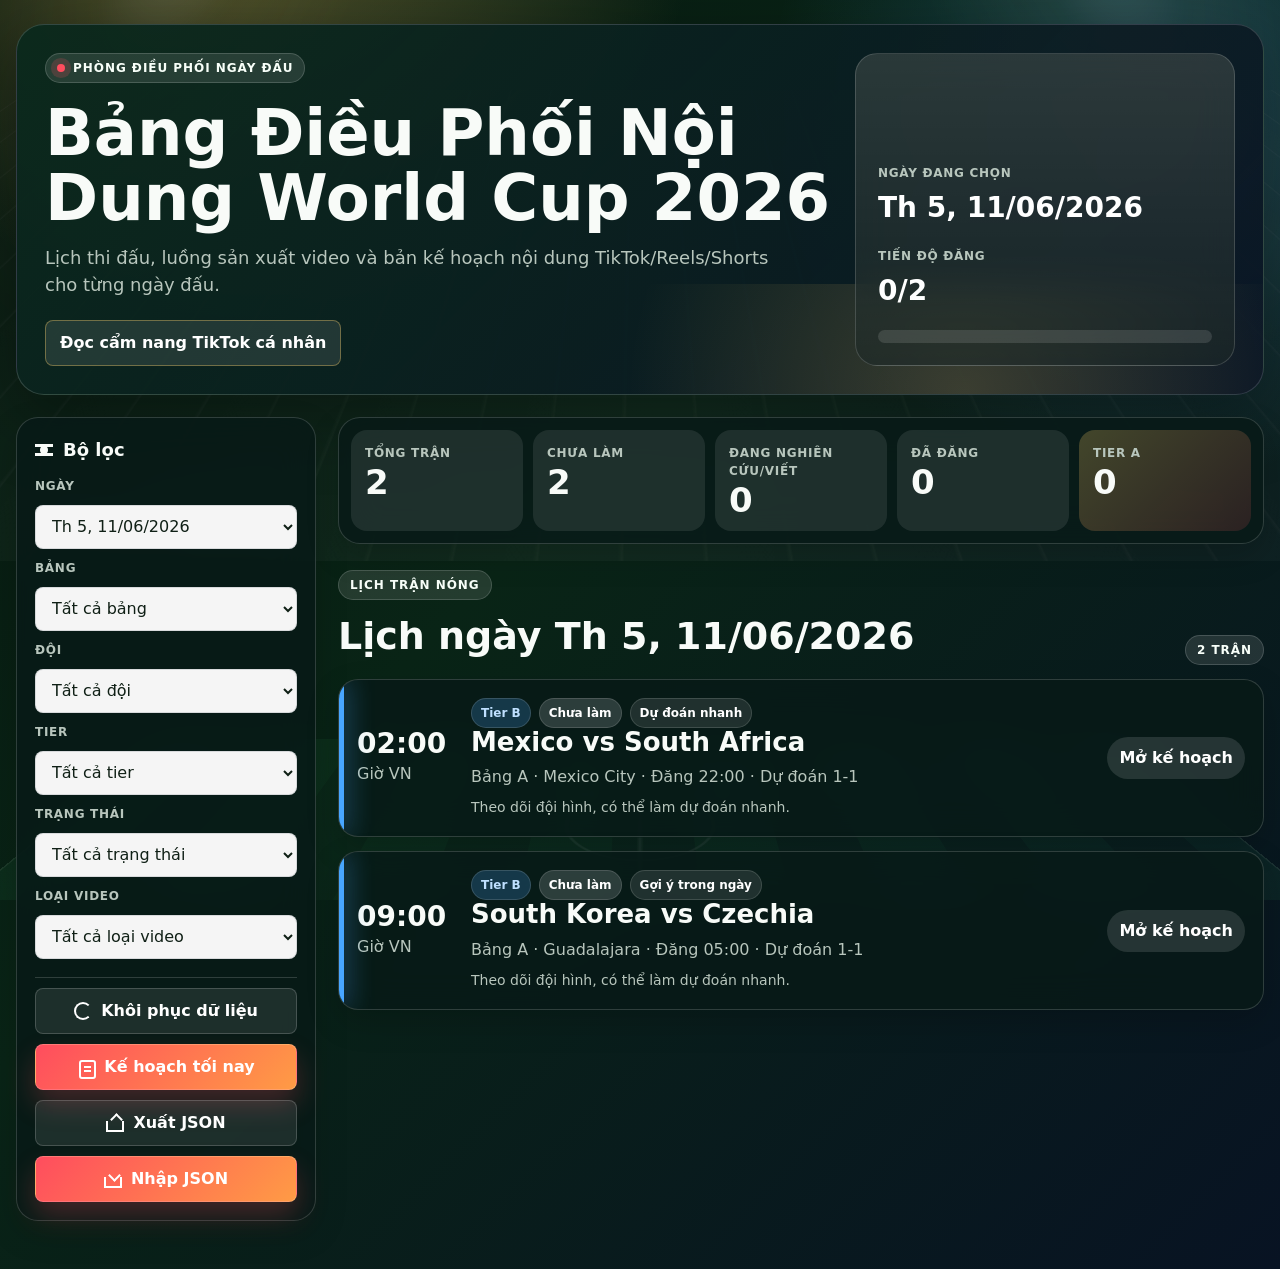
<file: index.html>
<!DOCTYPE html>
<html lang="vi">
<head>
  <meta charset="UTF-8">
  <meta name="viewport" content="width=device-width, initial-scale=1.0">
  <title>Bảng Điều Phối Nội Dung World Cup 2026</title>
  <link rel="stylesheet" href="styles.css">
</head>
<body>
  <div class="stadium-bg" aria-hidden="true">
    <div class="pitch-lines"></div>
    <div class="light light-left"></div>
    <div class="light light-right"></div>
  </div>

  <div class="app-shell">
    <header class="matchday-hero">
      <div class="brand-block">
        <span class="live-chip"><span class="live-dot"></span> Phòng điều phối ngày đấu</span>
        <h1>Bảng Điều Phối Nội Dung World Cup 2026</h1>
        <p>Lịch thi đấu, luồng sản xuất video và bản kế hoạch nội dung TikTok/Reels/Shorts cho từng ngày đấu.</p>
        <a class="hero-link" href="tiktok-growth.html">Đọc cẩm nang TikTok cá nhân</a>
      </div>

      <div class="hero-panel" aria-label="Tổng quan ngày đang chọn">
        <div>
          <span class="metric-label">Ngày đang chọn</span>
          <strong id="heroDate">2026-06-12</strong>
        </div>
        <div>
          <span class="metric-label">Tiến độ đăng</span>
          <strong id="heroProgressText">0/0</strong>
        </div>
        <div class="progress-track" aria-hidden="true">
          <span id="heroProgressBar"></span>
        </div>
      </div>
    </header>

    <main class="dashboard-layout">
      <aside class="control-rail" aria-label="Bộ lọc và thao tác dữ liệu">
        <div class="rail-section">
          <div class="section-title">
            <span class="icon-filter" aria-hidden="true"></span>
            <h2>Bộ lọc</h2>
          </div>

          <label class="field-label" for="dateFilter">Ngày</label>
          <select id="dateFilter"></select>

          <label class="field-label" for="groupFilter">Bảng</label>
          <select id="groupFilter"></select>

          <label class="field-label" for="teamFilter">Đội</label>
          <select id="teamFilter"></select>

          <label class="field-label" for="tierFilter">Tier</label>
          <select id="tierFilter"></select>

          <label class="field-label" for="statusFilter">Trạng thái</label>
          <select id="statusFilter"></select>

          <label class="field-label" for="videoTypeFilter">Loại video</label>
          <select id="videoTypeFilter"></select>
        </div>

        <div class="rail-section rail-actions">
          <button id="resetBtn" class="ghost-button" type="button">
            <span class="icon-reset" aria-hidden="true"></span>
            Khôi phục dữ liệu
          </button>
          <button id="planBtn" class="primary-button" type="button">
            <span class="icon-plan" aria-hidden="true"></span>
            Kế hoạch tối nay
          </button>
          <button id="exportBtn" class="ghost-button" type="button">
            <span class="icon-export" aria-hidden="true"></span>
            Xuất JSON
          </button>
          <button id="importBtn" class="primary-button" type="button">
            <span class="icon-import" aria-hidden="true"></span>
            Nhập JSON
          </button>
          <input id="importFile" type="file" accept="application/json,.json" hidden>
        </div>
      </aside>

      <section class="content-zone" aria-live="polite">
        <div class="summary-bar">
          <article class="summary-card">
            <span>Tổng trận</span>
            <strong id="statTotal">0</strong>
          </article>
          <article class="summary-card">
            <span>Chưa làm</span>
            <strong id="statTodo">0</strong>
          </article>
          <article class="summary-card">
            <span>Đang nghiên cứu/viết</span>
            <strong id="statWorking">0</strong>
          </article>
          <article class="summary-card">
            <span>Đã đăng</span>
            <strong id="statPosted">0</strong>
          </article>
          <article class="summary-card tier-a-summary">
            <span>Tier A</span>
            <strong id="statTierA">0</strong>
          </article>
        </div>

        <div class="list-header">
          <div>
            <span class="eyebrow">Lịch trận nóng</span>
            <h2 id="listTitle">Lịch thi đấu</h2>
          </div>
          <span id="resultCount" class="result-count">0 trận</span>
        </div>

        <div id="matchesList" class="matches-list"></div>

        <div id="emptyState" class="empty-state" hidden>
          <span class="empty-mark" aria-hidden="true"></span>
          <h2>Không có trận nào trong bộ lọc này</h2>
          <p>Đổi ngày, bảng, đội hoặc trạng thái để mở lại lịch thi đấu.</p>
        </div>
      </section>
    </main>
  </div>

  <div id="modalOverlay" class="modal-overlay" hidden>
    <section class="match-modal" role="dialog" aria-modal="true" aria-labelledby="modalTitle">
      <button id="closeModalBtn" class="icon-button close-button" type="button" aria-label="Đóng bản kế hoạch">
        <span class="icon-close" aria-hidden="true"></span>
      </button>

      <div class="modal-header">
        <span id="modalMeta" class="live-chip">Bản kế hoạch trận đấu</span>
        <h2 id="modalTitle">Tên trận đấu</h2>
        <p id="modalSubtitle">Thông tin trận đấu</p>
      </div>

      <div class="copy-strip" aria-label="Sao chép mẫu nội dung">
        <button class="copy-btn" type="button" data-copy="hook">Chép câu mở đầu</button>
        <button class="copy-btn" type="button" data-copy="script">Chép mẫu kịch bản</button>
        <button class="copy-btn" type="button" data-copy="captionEn">Chép mô tả EN</button>
        <button class="copy-btn" type="button" data-copy="captionVi">Chép mô tả VI</button>
        <button class="copy-btn" type="button" data-copy="hashtags">Chép thẻ hashtag</button>
        <button class="copy-btn strong" type="button" data-copy="full">Chép kế hoạch đầy đủ</button>
      </div>

      <form id="matchForm" class="modal-body">
        <div class="form-section">
          <h3>Thông tin trận đấu</h3>
          <div class="form-grid compact-grid">
            <label>
              Tier
              <select name="tier"></select>
            </label>
            <label>
              Loại video
              <select name="videoType"></select>
            </label>
            <label>
              Trạng thái
              <select name="status"></select>
            </label>
            <label>
              Giờ đăng
              <input name="publishTime" type="time">
            </label>
            <label>
              Dự đoán tỷ số
              <input name="predictedScore" type="text" placeholder="2-1">
            </label>
            <label>
              Độ tự tin
              <select name="confidenceLevel"></select>
            </label>
          </div>
          <label>
            Ghi chú ngắn
            <textarea name="notes" rows="2"></textarea>
          </label>
        </div>

        <div class="form-section">
          <h3>Nghiên cứu & chiến thuật</h3>
          <label>Ghi chú nghiên cứu<textarea name="researchNotes" rows="3"></textarea></label>
          <div class="form-grid">
            <label>Cầu thủ đáng chú ý<textarea name="keyPlayers" rows="3"></textarea></label>
            <label>Tin đội hình / chấn thương<textarea name="teamNews" rows="3"></textarea></label>
            <label>Ghi chú chiến thuật<textarea name="tacticalNotes" rows="3"></textarea></label>
            <label>3 điểm nóng đối đầu<textarea name="keyBattles" rows="3"></textarea></label>
          </div>
        </div>

        <div class="form-section">
          <h3>Xưởng kịch bản</h3>
          <label>Câu mở đầu video<textarea name="hook" rows="2"></textarea></label>
          <label>Dàn ý kịch bản<textarea name="scriptOutline" rows="5"></textarea></label>
          <div class="form-grid">
            <label>Mô tả tiếng Anh<textarea name="captionEn" rows="4"></textarea></label>
            <label>Mô tả tiếng Việt<textarea name="captionVi" rows="4"></textarea></label>
          </div>
          <label>Hashtag<textarea name="hashtags" rows="2"></textarea></label>
          <label>Câu hỏi kéo bình luận<input name="commentQuestion" type="text"></label>
        </div>

        <div class="form-section">
          <h3>Kết quả & kiểm chứng</h3>
          <div class="form-grid compact-grid">
            <label>
              Kết quả sau trận
              <input name="result" type="text" placeholder="VD: 1-1">
            </label>
            <label>
              Kiểm tra dự đoán
              <select name="predictionCheck"></select>
            </label>
          </div>
          <div class="result-tools">
            <button id="quickCheckBtn" class="primary-button inline-action" type="button">
              Chấm dự đoán & đánh dấu đã kiểm tra
            </button>
            <p id="resultHint" class="helper-text">Nhập kết quả thật, ví dụ 2-1, rồi bấm nút để tự chấm đúng/sai.</p>
          </div>
        </div>
      </form>
    </section>
  </div>

  <div id="planOverlay" class="modal-overlay" hidden>
    <section class="match-modal production-modal" role="dialog" aria-modal="true" aria-labelledby="planTitle">
      <button id="closePlanBtn" class="icon-button close-button" type="button" aria-label="Đóng kế hoạch tối nay">
        <span class="icon-close" aria-hidden="true"></span>
      </button>

      <div class="modal-header">
        <span class="live-chip">Kế hoạch sản xuất</span>
        <h2 id="planTitle">Portugal 2026: Điểm Nghẽn Vô Địch</h2>
        <p>Gói việc đã gom sẵn để tối mở web lên là làm tiếp ngay trong CapCut.</p>
      </div>

      <div class="copy-strip" aria-label="Sao chép kế hoạch sản xuất">
        <button id="copyPlanBtn" class="copy-btn strong" type="button">Chép toàn bộ kế hoạch</button>
      </div>

      <div id="productionPlanList" class="modal-body production-plan-list"></div>
    </section>
  </div>

  <div id="toast" class="toast" role="status" aria-live="polite" hidden></div>

  <script src="app.js"></script>
</body>
</html>
</file>
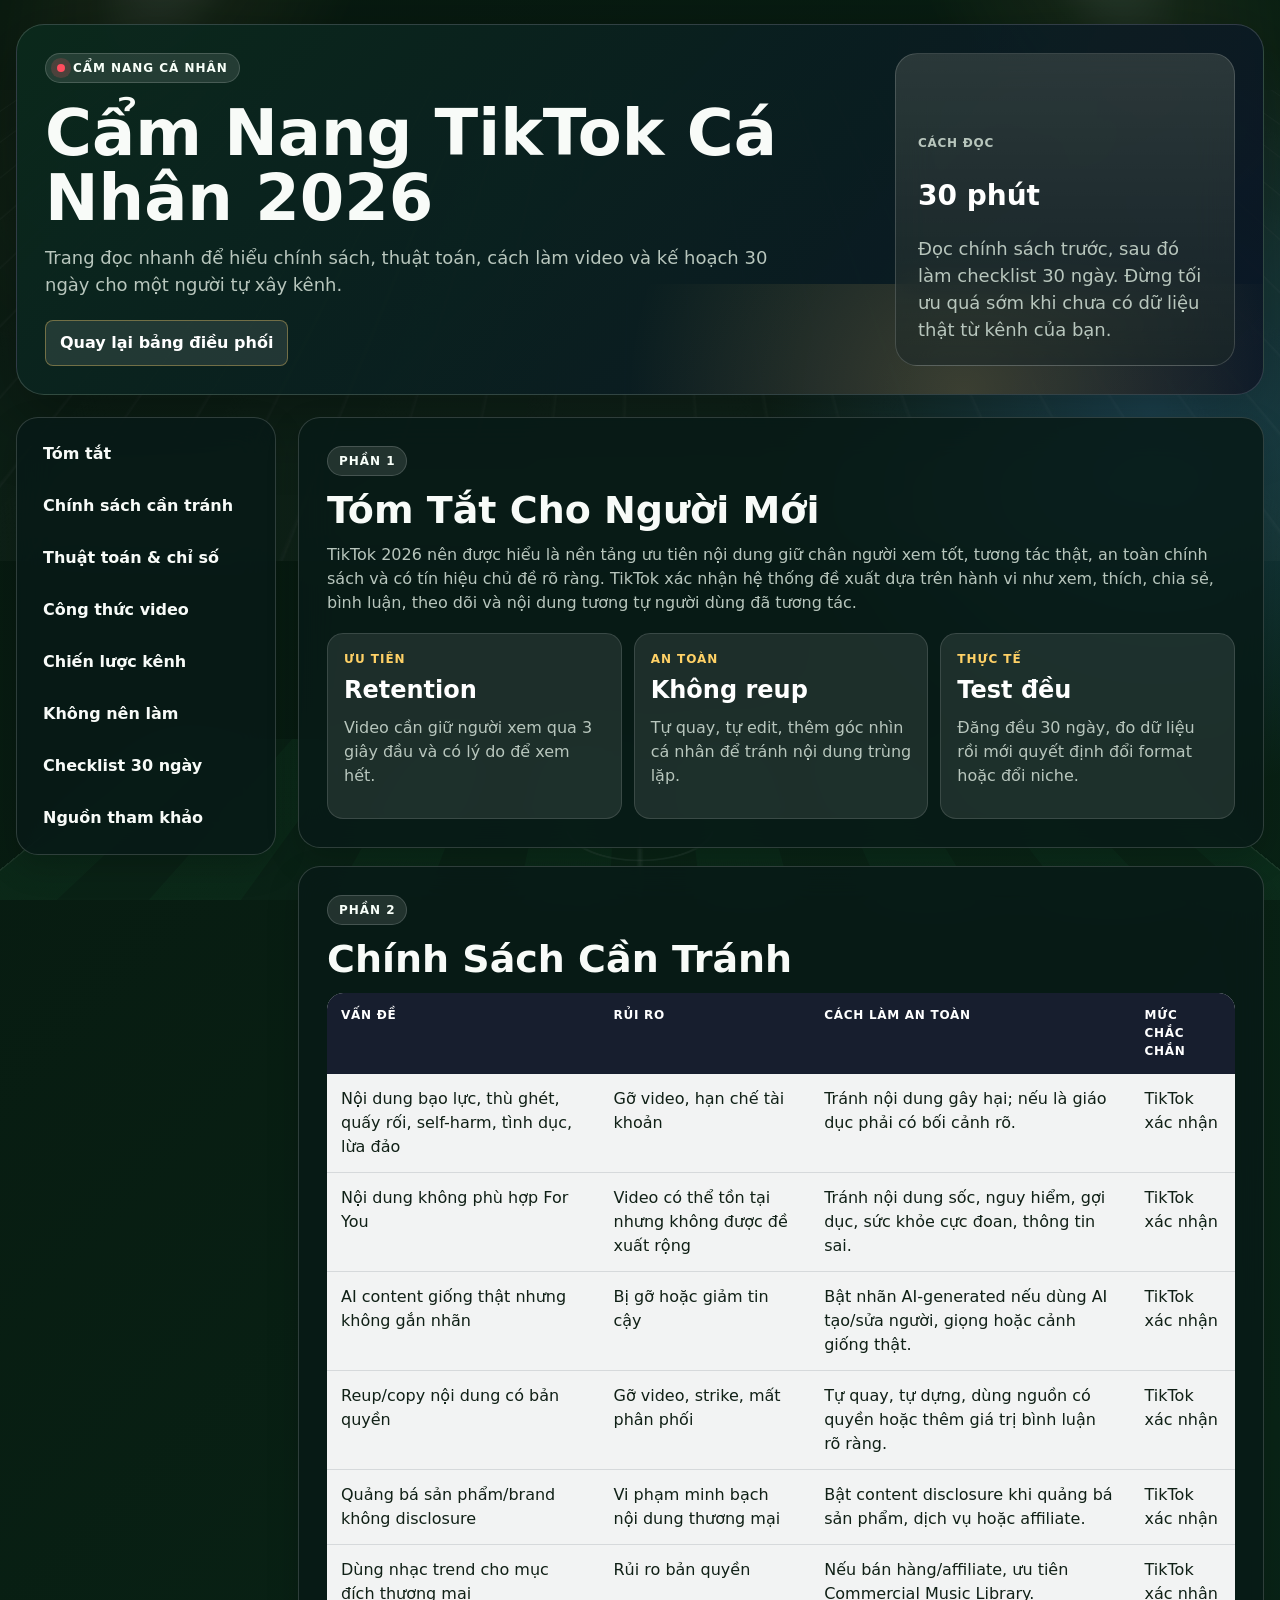
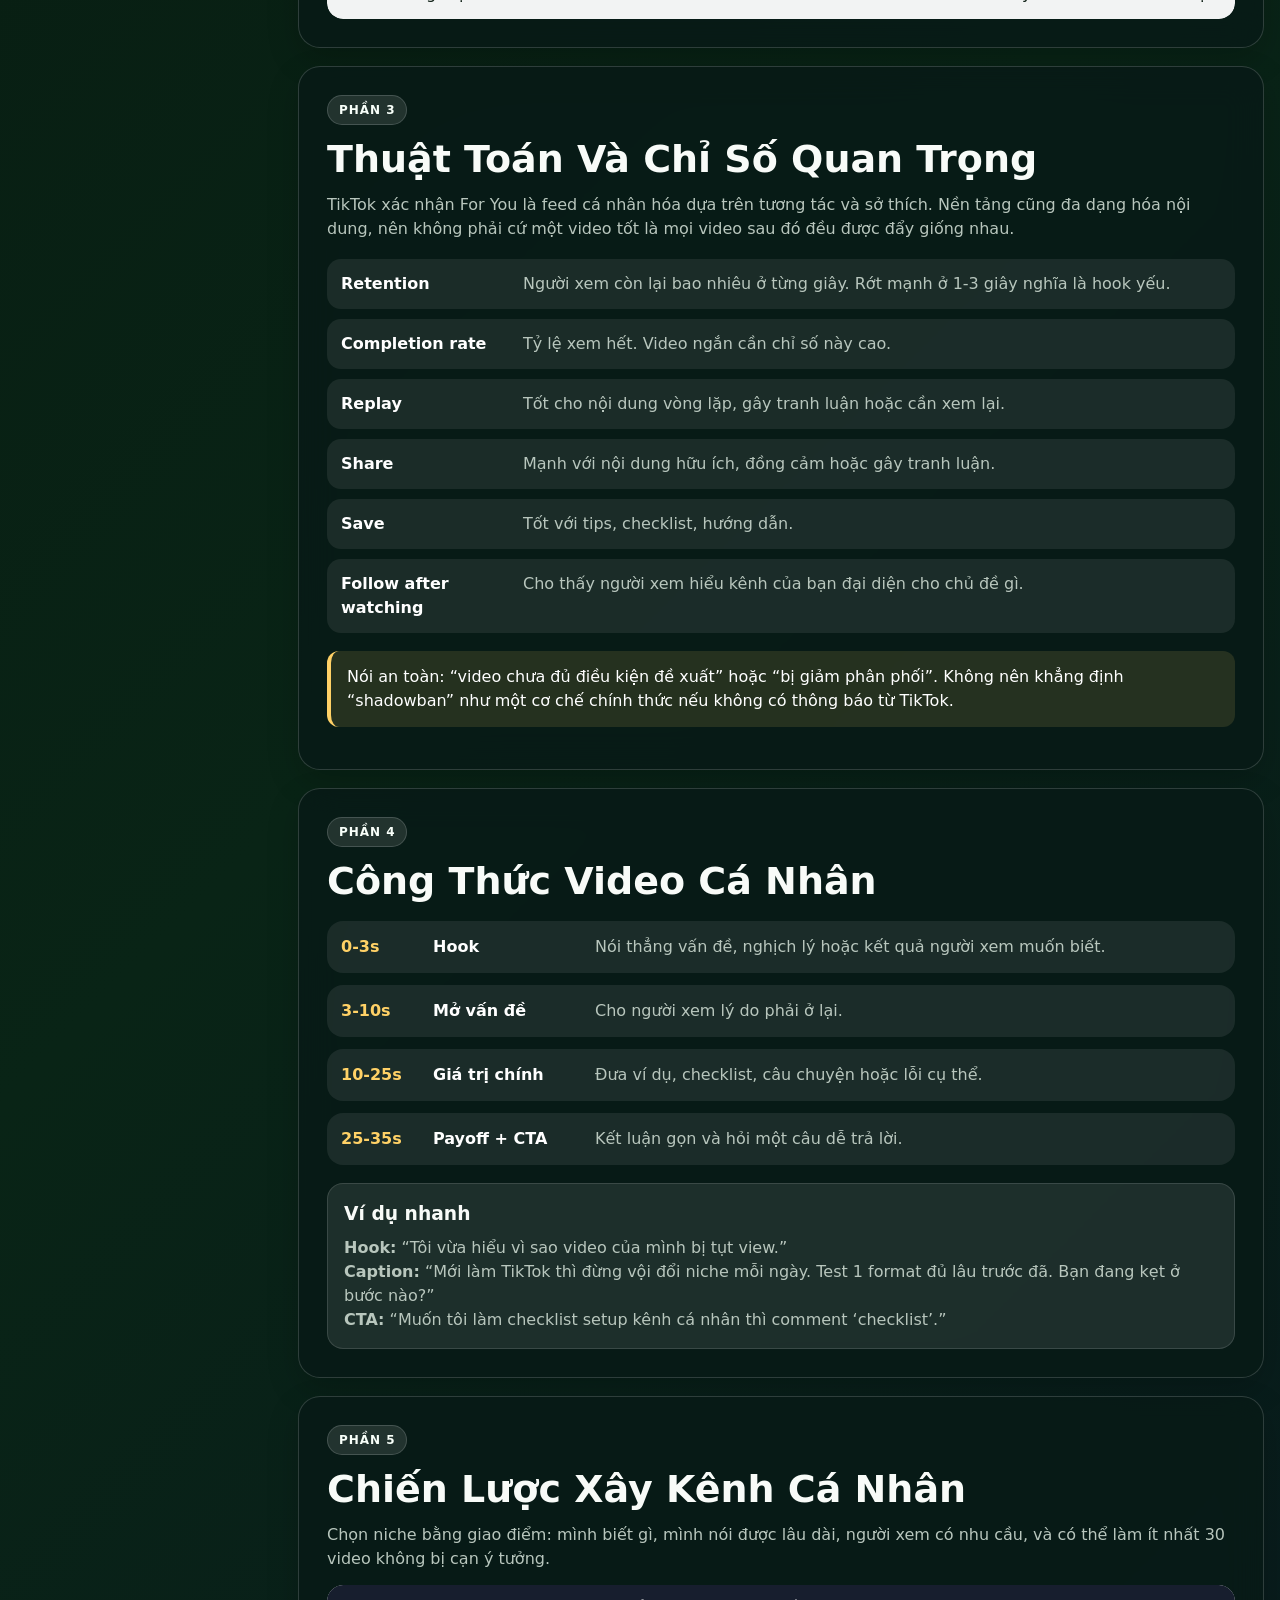
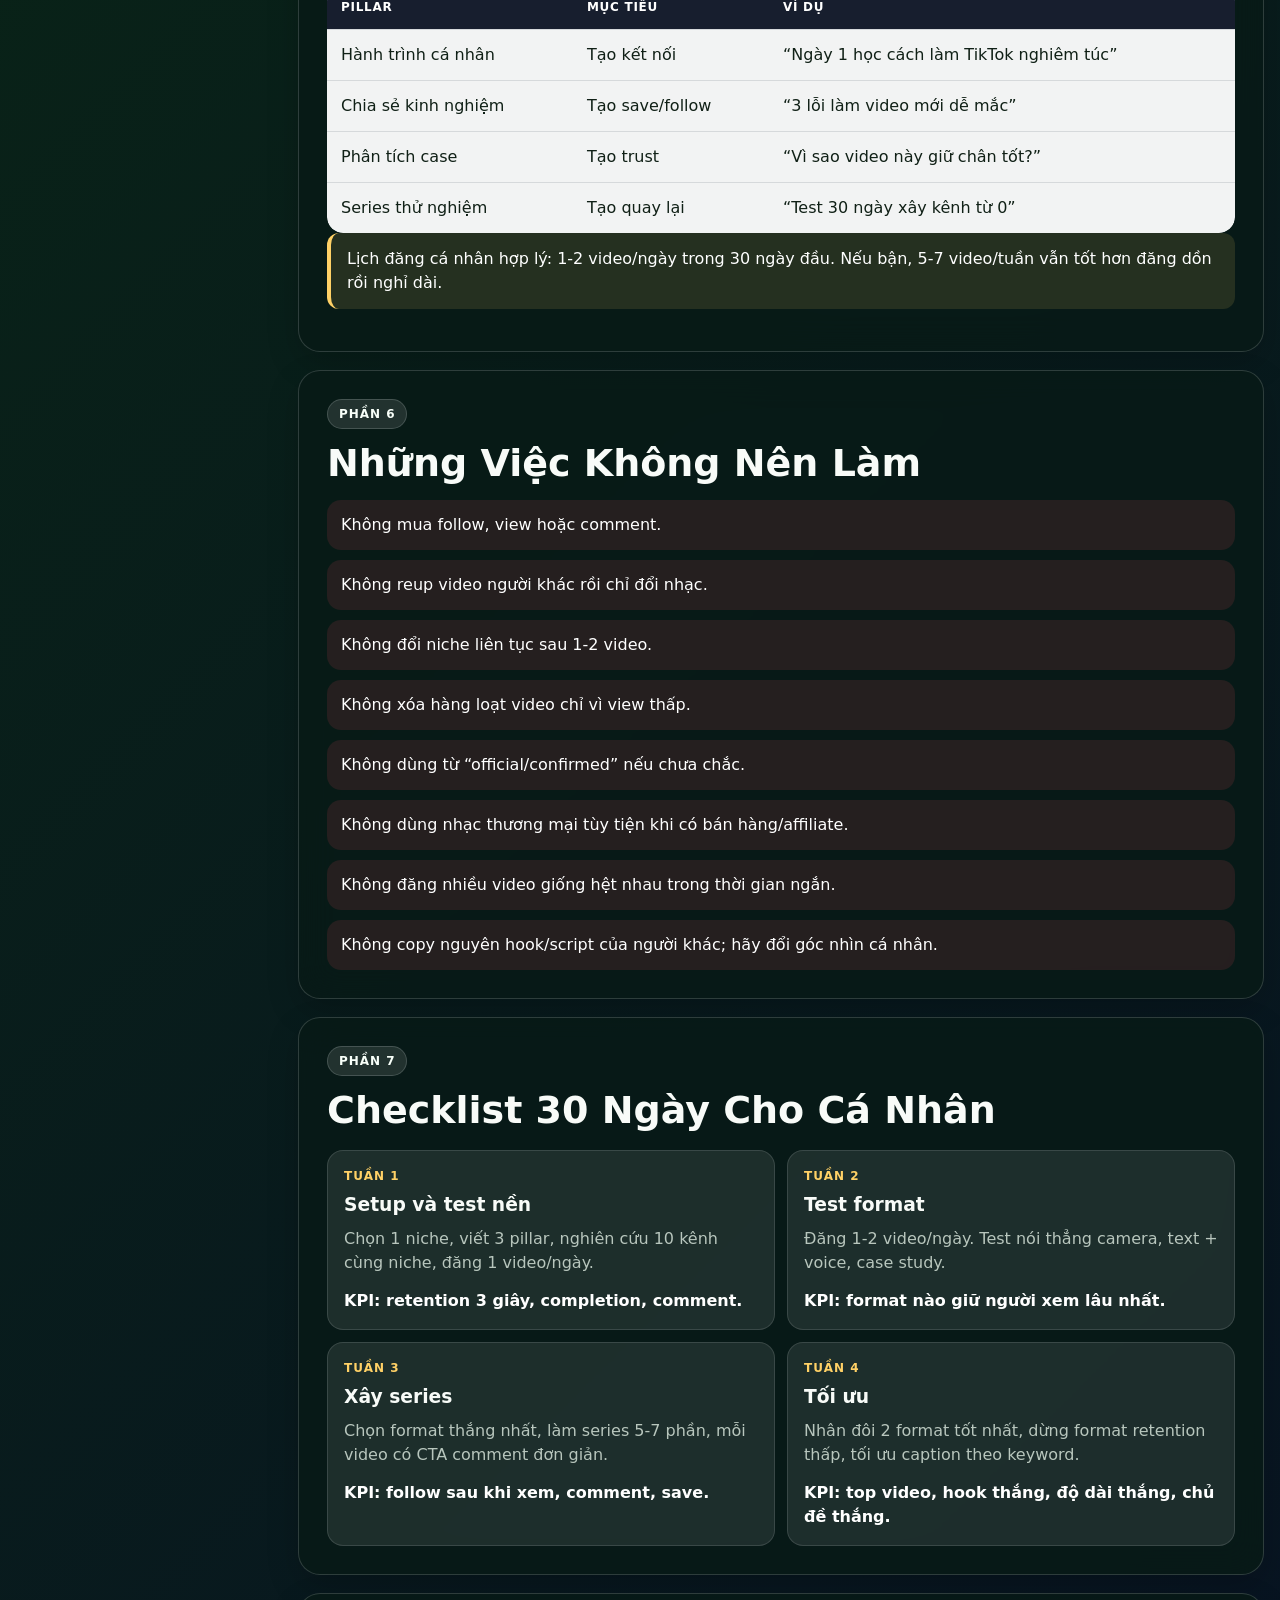
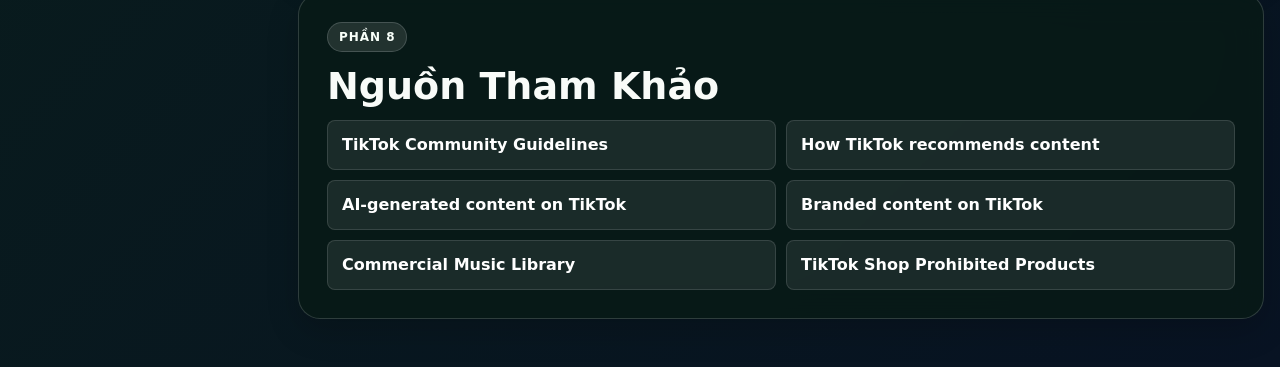
<file: tiktok-growth.html>
<!DOCTYPE html>
<html lang="vi">
<head>
  <meta charset="UTF-8">
  <meta name="viewport" content="width=device-width, initial-scale=1.0">
  <title>Cẩm Nang TikTok Cá Nhân 2026</title>
  <link rel="stylesheet" href="styles.css">
</head>
<body>
  <div class="stadium-bg" aria-hidden="true">
    <div class="pitch-lines"></div>
    <div class="light light-left"></div>
    <div class="light light-right"></div>
  </div>

  <div class="app-shell reading-shell">
    <header class="matchday-hero guide-hero">
      <div class="brand-block">
        <span class="live-chip"><span class="live-dot"></span> Cẩm nang cá nhân</span>
        <h1>Cẩm Nang TikTok Cá Nhân 2026</h1>
        <p>Trang đọc nhanh để hiểu chính sách, thuật toán, cách làm video và kế hoạch 30 ngày cho một người tự xây kênh.</p>
        <a class="hero-link" href="index.html">Quay lại bảng điều phối</a>
      </div>

      <div class="hero-panel guide-note" aria-label="Nguyên tắc dùng cẩm nang">
        <span class="metric-label">Cách đọc</span>
        <strong>30 phút</strong>
        <p>Đọc chính sách trước, sau đó làm checklist 30 ngày. Đừng tối ưu quá sớm khi chưa có dữ liệu thật từ kênh của bạn.</p>
      </div>
    </header>

    <main class="guide-layout">
      <nav class="guide-toc" aria-label="Mục lục cẩm nang">
        <a href="#summary">Tóm tắt</a>
        <a href="#policy">Chính sách cần tránh</a>
        <a href="#algorithm">Thuật toán & chỉ số</a>
        <a href="#formula">Công thức video</a>
        <a href="#strategy">Chiến lược kênh</a>
        <a href="#mistakes">Không nên làm</a>
        <a href="#checklist">Checklist 30 ngày</a>
        <a href="#sources">Nguồn tham khảo</a>
      </nav>

      <section class="guide-content">
        <article id="summary" class="guide-section">
          <span class="eyebrow">Phần 1</span>
          <h2>Tóm Tắt Cho Người Mới</h2>
          <p>TikTok 2026 nên được hiểu là nền tảng ưu tiên nội dung giữ chân người xem tốt, tương tác thật, an toàn chính sách và có tín hiệu chủ đề rõ ràng. TikTok xác nhận hệ thống đề xuất dựa trên hành vi như xem, thích, chia sẻ, bình luận, theo dõi và nội dung tương tự người dùng đã tương tác.</p>
          <div class="insight-grid">
            <div class="insight-card">
              <span>Ưu tiên</span>
              <strong>Retention</strong>
              <p>Video cần giữ người xem qua 3 giây đầu và có lý do để xem hết.</p>
            </div>
            <div class="insight-card">
              <span>An toàn</span>
              <strong>Không reup</strong>
              <p>Tự quay, tự edit, thêm góc nhìn cá nhân để tránh nội dung trùng lặp.</p>
            </div>
            <div class="insight-card">
              <span>Thực tế</span>
              <strong>Test đều</strong>
              <p>Đăng đều 30 ngày, đo dữ liệu rồi mới quyết định đổi format hoặc đổi niche.</p>
            </div>
          </div>
        </article>

        <article id="policy" class="guide-section">
          <span class="eyebrow">Phần 2</span>
          <h2>Chính Sách Cần Tránh</h2>
          <div class="table-wrap">
            <table class="guide-table">
              <thead>
                <tr>
                  <th>Vấn đề</th>
                  <th>Rủi ro</th>
                  <th>Cách làm an toàn</th>
                  <th>Mức chắc chắn</th>
                </tr>
              </thead>
              <tbody>
                <tr>
                  <td>Nội dung bạo lực, thù ghét, quấy rối, self-harm, tình dục, lừa đảo</td>
                  <td>Gỡ video, hạn chế tài khoản</td>
                  <td>Tránh nội dung gây hại; nếu là giáo dục phải có bối cảnh rõ.</td>
                  <td>TikTok xác nhận</td>
                </tr>
                <tr>
                  <td>Nội dung không phù hợp For You</td>
                  <td>Video có thể tồn tại nhưng không được đề xuất rộng</td>
                  <td>Tránh nội dung sốc, nguy hiểm, gợi dục, sức khỏe cực đoan, thông tin sai.</td>
                  <td>TikTok xác nhận</td>
                </tr>
                <tr>
                  <td>AI content giống thật nhưng không gắn nhãn</td>
                  <td>Bị gỡ hoặc giảm tin cậy</td>
                  <td>Bật nhãn AI-generated nếu dùng AI tạo/sửa người, giọng hoặc cảnh giống thật.</td>
                  <td>TikTok xác nhận</td>
                </tr>
                <tr>
                  <td>Reup/copy nội dung có bản quyền</td>
                  <td>Gỡ video, strike, mất phân phối</td>
                  <td>Tự quay, tự dựng, dùng nguồn có quyền hoặc thêm giá trị bình luận rõ ràng.</td>
                  <td>TikTok xác nhận</td>
                </tr>
                <tr>
                  <td>Quảng bá sản phẩm/brand không disclosure</td>
                  <td>Vi phạm minh bạch nội dung thương mại</td>
                  <td>Bật content disclosure khi quảng bá sản phẩm, dịch vụ hoặc affiliate.</td>
                  <td>TikTok xác nhận</td>
                </tr>
                <tr>
                  <td>Dùng nhạc trend cho mục đích thương mại</td>
                  <td>Rủi ro bản quyền</td>
                  <td>Nếu bán hàng/affiliate, ưu tiên Commercial Music Library.</td>
                  <td>TikTok xác nhận</td>
                </tr>
              </tbody>
            </table>
          </div>
        </article>

        <article id="algorithm" class="guide-section">
          <span class="eyebrow">Phần 3</span>
          <h2>Thuật Toán Và Chỉ Số Quan Trọng</h2>
          <p>TikTok xác nhận For You là feed cá nhân hóa dựa trên tương tác và sở thích. Nền tảng cũng đa dạng hóa nội dung, nên không phải cứ một video tốt là mọi video sau đó đều được đẩy giống nhau.</p>
          <div class="metric-list">
            <div><strong>Retention</strong><span>Người xem còn lại bao nhiêu ở từng giây. Rớt mạnh ở 1-3 giây nghĩa là hook yếu.</span></div>
            <div><strong>Completion rate</strong><span>Tỷ lệ xem hết. Video ngắn cần chỉ số này cao.</span></div>
            <div><strong>Replay</strong><span>Tốt cho nội dung vòng lặp, gây tranh luận hoặc cần xem lại.</span></div>
            <div><strong>Share</strong><span>Mạnh với nội dung hữu ích, đồng cảm hoặc gây tranh luận.</span></div>
            <div><strong>Save</strong><span>Tốt với tips, checklist, hướng dẫn.</span></div>
            <div><strong>Follow after watching</strong><span>Cho thấy người xem hiểu kênh của bạn đại diện cho chủ đề gì.</span></div>
          </div>
          <p class="guide-callout">Nói an toàn: “video chưa đủ điều kiện đề xuất” hoặc “bị giảm phân phối”. Không nên khẳng định “shadowban” như một cơ chế chính thức nếu không có thông báo từ TikTok.</p>
        </article>

        <article id="formula" class="guide-section">
          <span class="eyebrow">Phần 4</span>
          <h2>Công Thức Video Cá Nhân</h2>
          <div class="timeline">
            <div><span>0-3s</span><strong>Hook</strong><p>Nói thẳng vấn đề, nghịch lý hoặc kết quả người xem muốn biết.</p></div>
            <div><span>3-10s</span><strong>Mở vấn đề</strong><p>Cho người xem lý do phải ở lại.</p></div>
            <div><span>10-25s</span><strong>Giá trị chính</strong><p>Đưa ví dụ, checklist, câu chuyện hoặc lỗi cụ thể.</p></div>
            <div><span>25-35s</span><strong>Payoff + CTA</strong><p>Kết luận gọn và hỏi một câu dễ trả lời.</p></div>
          </div>
          <div class="example-box">
            <h3>Ví dụ nhanh</h3>
            <p><strong>Hook:</strong> “Tôi vừa hiểu vì sao video của mình bị tụt view.”</p>
            <p><strong>Caption:</strong> “Mới làm TikTok thì đừng vội đổi niche mỗi ngày. Test 1 format đủ lâu trước đã. Bạn đang kẹt ở bước nào?”</p>
            <p><strong>CTA:</strong> “Muốn tôi làm checklist setup kênh cá nhân thì comment ‘checklist’.”</p>
          </div>
        </article>

        <article id="strategy" class="guide-section">
          <span class="eyebrow">Phần 5</span>
          <h2>Chiến Lược Xây Kênh Cá Nhân</h2>
          <p>Chọn niche bằng giao điểm: mình biết gì, mình nói được lâu dài, người xem có nhu cầu, và có thể làm ít nhất 30 video không bị cạn ý tưởng.</p>
          <div class="table-wrap">
            <table class="guide-table">
              <thead>
                <tr>
                  <th>Pillar</th>
                  <th>Mục tiêu</th>
                  <th>Ví dụ</th>
                </tr>
              </thead>
              <tbody>
                <tr>
                  <td>Hành trình cá nhân</td>
                  <td>Tạo kết nối</td>
                  <td>“Ngày 1 học cách làm TikTok nghiêm túc”</td>
                </tr>
                <tr>
                  <td>Chia sẻ kinh nghiệm</td>
                  <td>Tạo save/follow</td>
                  <td>“3 lỗi làm video mới dễ mắc”</td>
                </tr>
                <tr>
                  <td>Phân tích case</td>
                  <td>Tạo trust</td>
                  <td>“Vì sao video này giữ chân tốt?”</td>
                </tr>
                <tr>
                  <td>Series thử nghiệm</td>
                  <td>Tạo quay lại</td>
                  <td>“Test 30 ngày xây kênh từ 0”</td>
                </tr>
              </tbody>
            </table>
          </div>
          <p class="guide-callout">Lịch đăng cá nhân hợp lý: 1-2 video/ngày trong 30 ngày đầu. Nếu bận, 5-7 video/tuần vẫn tốt hơn đăng dồn rồi nghỉ dài.</p>
        </article>

        <article id="mistakes" class="guide-section">
          <span class="eyebrow">Phần 6</span>
          <h2>Những Việc Không Nên Làm</h2>
          <ul class="do-not-list">
            <li>Không mua follow, view hoặc comment.</li>
            <li>Không reup video người khác rồi chỉ đổi nhạc.</li>
            <li>Không đổi niche liên tục sau 1-2 video.</li>
            <li>Không xóa hàng loạt video chỉ vì view thấp.</li>
            <li>Không dùng từ “official/confirmed” nếu chưa chắc.</li>
            <li>Không dùng nhạc thương mại tùy tiện khi có bán hàng/affiliate.</li>
            <li>Không đăng nhiều video giống hệt nhau trong thời gian ngắn.</li>
            <li>Không copy nguyên hook/script của người khác; hãy đổi góc nhìn cá nhân.</li>
          </ul>
        </article>

        <article id="checklist" class="guide-section">
          <span class="eyebrow">Phần 7</span>
          <h2>Checklist 30 Ngày Cho Cá Nhân</h2>
          <div class="week-grid">
            <div class="week-card">
              <span>Tuần 1</span>
              <h3>Setup và test nền</h3>
              <p>Chọn 1 niche, viết 3 pillar, nghiên cứu 10 kênh cùng niche, đăng 1 video/ngày.</p>
              <strong>KPI: retention 3 giây, completion, comment.</strong>
            </div>
            <div class="week-card">
              <span>Tuần 2</span>
              <h3>Test format</h3>
              <p>Đăng 1-2 video/ngày. Test nói thẳng camera, text + voice, case study.</p>
              <strong>KPI: format nào giữ người xem lâu nhất.</strong>
            </div>
            <div class="week-card">
              <span>Tuần 3</span>
              <h3>Xây series</h3>
              <p>Chọn format thắng nhất, làm series 5-7 phần, mỗi video có CTA comment đơn giản.</p>
              <strong>KPI: follow sau khi xem, comment, save.</strong>
            </div>
            <div class="week-card">
              <span>Tuần 4</span>
              <h3>Tối ưu</h3>
              <p>Nhân đôi 2 format tốt nhất, dừng format retention thấp, tối ưu caption theo keyword.</p>
              <strong>KPI: top video, hook thắng, độ dài thắng, chủ đề thắng.</strong>
            </div>
          </div>
        </article>

        <article id="sources" class="guide-section">
          <span class="eyebrow">Phần 8</span>
          <h2>Nguồn Tham Khảo</h2>
          <div class="source-list">
            <a href="https://www.tiktok.com/community-guidelines" target="_blank" rel="noreferrer">TikTok Community Guidelines</a>
            <a href="https://support.tiktok.com/en/using-tiktok/exploring-videos/how-tiktok-recommends-content" target="_blank" rel="noreferrer">How TikTok recommends content</a>
            <a href="https://support.tiktok.com/en/using-tiktok/creating-videos/ai-generated-content" target="_blank" rel="noreferrer">AI-generated content on TikTok</a>
            <a href="https://support.tiktok.com/en/business-and-creator/creator-and-business-accounts/branded-content-on-tiktok/" target="_blank" rel="noreferrer">Branded content on TikTok</a>
            <a href="https://ads.us.tiktok.com/help/article/commercial-music-library?lang=en" target="_blank" rel="noreferrer">Commercial Music Library</a>
            <a href="https://seller-us.tiktok.com/university/essay?default_language=en&knowledge_id=1399532709988097" target="_blank" rel="noreferrer">TikTok Shop Prohibited Products</a>
          </div>
        </article>
      </section>
    </main>
  </div>
</body>
</html>
</file>
<file: styles.css>
:root {
  --grass-950: #07180f;
  --grass-900: #092416;
  --grass-800: #0d3520;
  --grass-700: #145a33;
  --grass-500: #1a8f50;
  --grass-300: #7bdc9d;
  --broadcast: #0c1424;
  --panel: rgba(8, 26, 23, 0.84);
  --panel-strong: rgba(12, 25, 42, 0.92);
  --surface: rgba(255, 255, 255, 0.94);
  --surface-soft: rgba(255, 255, 255, 0.12);
  --line: rgba(255, 255, 255, 0.16);
  --line-dark: rgba(13, 30, 45, 0.12);
  --text: #f8fbf8;
  --text-dark: #102016;
  --muted: #b8c6bd;
  --muted-dark: #5f6f66;
  --gold: #ffd166;
  --red: #ff4d5e;
  --blue: #48a6ff;
  --orange: #ff9b45;
  --green: #37d67a;
  --gray: #d7dce0;
  --shadow: 0 22px 70px rgba(0, 0, 0, 0.34);
  --shadow-soft: 0 12px 32px rgba(0, 0, 0, 0.18);
  --radius: 18px;
  --radius-sm: 12px;
  --radius-xs: 8px;
  --speed: 220ms;
  --ease: cubic-bezier(0.2, 0.8, 0.2, 1);
}

* {
  box-sizing: border-box;
}

html {
  min-width: 320px;
  color-scheme: dark;
}

body {
  margin: 0;
  min-height: 100vh;
  color: var(--text);
  font-family: Inter, ui-sans-serif, system-ui, -apple-system, BlinkMacSystemFont, "Segoe UI", sans-serif;
  line-height: 1.5;
  background:
    radial-gradient(circle at 20% -10%, rgba(255, 209, 102, 0.32), transparent 28rem),
    radial-gradient(circle at 90% 8%, rgba(72, 166, 255, 0.26), transparent 24rem),
    linear-gradient(135deg, var(--grass-950), var(--grass-900) 42%, #081323);
  overflow-x: hidden;
}

button,
select,
input,
textarea {
  font: inherit;
}

button,
select,
input,
textarea {
  border-radius: var(--radius-xs);
}

button {
  cursor: pointer;
}

button:focus-visible,
select:focus-visible,
input:focus-visible,
textarea:focus-visible {
  outline: 3px solid rgba(255, 209, 102, 0.78);
  outline-offset: 2px;
}

select,
input,
textarea {
  width: 100%;
  min-height: 44px;
  border: 1px solid var(--line-dark);
  background: rgba(255, 255, 255, 0.96);
  color: var(--text-dark);
  padding: 10px 12px;
}

textarea {
  resize: vertical;
}

.stadium-bg {
  position: fixed;
  inset: 0;
  z-index: -2;
  overflow: hidden;
}

.stadium-bg::before {
  position: absolute;
  content: "";
  inset: 10% -10% auto;
  height: 44vh;
  background:
    linear-gradient(90deg, transparent, rgba(255, 255, 255, 0.07), transparent),
    repeating-linear-gradient(90deg, transparent 0 38px, rgba(255, 255, 255, 0.06) 39px 40px);
  transform: perspective(620px) rotateX(56deg);
  transform-origin: center top;
  opacity: 0.48;
}

.pitch-lines {
  position: absolute;
  inset: auto 4vw -18vh;
  height: 52vh;
  border: 2px solid rgba(255, 255, 255, 0.12);
  border-radius: 44px 44px 0 0;
  background:
    linear-gradient(90deg, transparent 49.7%, rgba(255, 255, 255, 0.12) 50%, transparent 50.3%),
    radial-gradient(circle at 50% 48%, transparent 0 72px, rgba(255, 255, 255, 0.11) 73px 75px, transparent 76px),
    repeating-linear-gradient(90deg, rgba(32, 148, 78, 0.16) 0 80px, rgba(13, 77, 43, 0.18) 80px 160px);
  opacity: 0.55;
  transform: perspective(900px) rotateX(62deg);
}

.light {
  position: absolute;
  top: -18%;
  width: 32vw;
  min-width: 280px;
  height: 64vh;
  background: radial-gradient(ellipse at top, rgba(255, 255, 255, 0.42), rgba(255, 209, 102, 0.1) 28%, transparent 68%);
  filter: blur(6px);
  opacity: 0.48;
}

.light-left {
  left: -8vw;
  transform: rotate(22deg);
}

.light-right {
  right: -8vw;
  transform: rotate(-22deg);
}

.app-shell {
  width: min(1500px, calc(100% - 32px));
  margin: 0 auto;
  padding: 24px 0 48px;
  max-width: 100vw;
}

.matchday-hero {
  display: grid;
  grid-template-columns: minmax(0, 1fr) 380px;
  gap: 24px;
  align-items: stretch;
  min-height: 220px;
  padding: 28px;
  border: 1px solid var(--line);
  border-radius: 28px;
  background:
    linear-gradient(135deg, rgba(11, 41, 28, 0.96), rgba(9, 20, 37, 0.92)),
    radial-gradient(circle at 90% 10%, rgba(255, 77, 94, 0.18), transparent 18rem);
  box-shadow: var(--shadow);
  overflow: hidden;
  position: relative;
  max-width: 100%;
}

.matchday-hero::after {
  position: absolute;
  content: "";
  inset: auto -16% -30% 36%;
  height: 220px;
  background: radial-gradient(circle, rgba(255, 209, 102, 0.2), transparent 66%);
  pointer-events: none;
}

.brand-block {
  position: relative;
  z-index: 1;
  min-width: 0;
}

.live-chip,
.eyebrow,
.result-count {
  display: inline-flex;
  align-items: center;
  gap: 8px;
  min-height: 30px;
  width: fit-content;
  border: 1px solid rgba(255, 255, 255, 0.16);
  border-radius: 999px;
  background: rgba(255, 255, 255, 0.11);
  color: #f8fff9;
  padding: 5px 11px;
  font-size: 12px;
  font-weight: 800;
  letter-spacing: 0.08em;
  text-transform: uppercase;
}

.live-dot {
  width: 8px;
  height: 8px;
  border-radius: 50%;
  background: var(--red);
  box-shadow: 0 0 0 6px rgba(255, 77, 94, 0.18);
  animation: pulse 1.8s var(--ease) infinite;
}

.matchday-hero h1 {
  max-width: 800px;
  margin: 18px 0 12px;
  font-size: clamp(34px, 5vw, 70px);
  line-height: 1.02;
  letter-spacing: 0;
  overflow-wrap: anywhere;
}

.matchday-hero p {
  max-width: 760px;
  margin: 0;
  color: var(--muted);
  font-size: clamp(15px, 1.6vw, 18px);
  overflow-wrap: anywhere;
}

.hero-link {
  display: inline-flex;
  align-items: center;
  justify-content: center;
  min-height: 44px;
  width: fit-content;
  margin-top: 22px;
  padding: 10px 14px;
  border: 1px solid rgba(255, 209, 102, 0.36);
  border-radius: var(--radius-xs);
  background: rgba(255, 255, 255, 0.1);
  color: #fff;
  font-weight: 900;
  text-decoration: none;
  transition: transform var(--speed) var(--ease), border-color var(--speed) var(--ease), background var(--speed) var(--ease);
}

.hero-link:hover {
  transform: translateY(-2px);
  border-color: rgba(255, 209, 102, 0.76);
  background: rgba(255, 255, 255, 0.16);
}

.hero-panel {
  position: relative;
  z-index: 1;
  display: grid;
  align-content: end;
  gap: 18px;
  min-height: 100%;
  padding: 22px;
  border: 1px solid rgba(255, 255, 255, 0.16);
  border-radius: 22px;
  background:
    linear-gradient(180deg, rgba(255, 255, 255, 0.15), rgba(255, 255, 255, 0.06)),
    rgba(3, 18, 15, 0.55);
  backdrop-filter: blur(18px);
  min-width: 0;
}

.metric-label,
.summary-card span,
.field-label {
  display: block;
  color: var(--muted);
  font-size: 12px;
  font-weight: 800;
  letter-spacing: 0.06em;
  text-transform: uppercase;
}

.hero-panel strong {
  display: block;
  margin-top: 5px;
  color: #fff;
  font-size: 28px;
}

.progress-track {
  height: 13px;
  border-radius: 999px;
  background: rgba(255, 255, 255, 0.12);
  overflow: hidden;
}

.progress-track span {
  display: block;
  width: 0%;
  height: 100%;
  border-radius: inherit;
  background: linear-gradient(90deg, var(--red), var(--gold), var(--green));
  box-shadow: 0 0 22px rgba(255, 209, 102, 0.44);
  transition: width 360ms var(--ease);
}

.dashboard-layout {
  display: grid;
  grid-template-columns: 300px minmax(0, 1fr);
  gap: 22px;
  align-items: start;
  margin-top: 22px;
}

.control-rail,
.summary-bar,
.match-card,
.empty-state {
  border: 1px solid var(--line);
  background: var(--panel);
  box-shadow: var(--shadow-soft);
  backdrop-filter: blur(18px);
}

.control-rail {
  position: sticky;
  top: 16px;
  display: grid;
  gap: 18px;
  padding: 18px;
  border-radius: 22px;
  max-width: 100%;
}

.rail-section {
  display: grid;
  gap: 10px;
}

.section-title {
  display: flex;
  align-items: center;
  gap: 10px;
  margin-bottom: 4px;
}

.section-title h2,
.list-header h2,
.empty-state h2 {
  margin: 0;
}

.section-title h2 {
  font-size: 18px;
}

.rail-actions {
  padding-top: 10px;
  border-top: 1px solid var(--line);
}

.primary-button,
.ghost-button,
.copy-btn,
.icon-button {
  min-height: 44px;
  border: 1px solid rgba(255, 255, 255, 0.18);
  color: #fff;
  transition: transform var(--speed) var(--ease), border-color var(--speed) var(--ease), background var(--speed) var(--ease), box-shadow var(--speed) var(--ease);
}

.primary-button,
.ghost-button {
  display: inline-flex;
  align-items: center;
  justify-content: center;
  gap: 9px;
  width: 100%;
  padding: 10px 12px;
  font-weight: 800;
}

.inline-action {
  width: auto;
  min-width: min(100%, 280px);
}

.primary-button {
  background: linear-gradient(135deg, var(--red), var(--orange));
  box-shadow: 0 14px 28px rgba(255, 77, 94, 0.24);
}

.ghost-button,
.copy-btn {
  background: rgba(255, 255, 255, 0.09);
}

.primary-button:hover,
.ghost-button:hover,
.copy-btn:hover,
.icon-button:hover {
  transform: translateY(-2px);
  border-color: rgba(255, 209, 102, 0.7);
  box-shadow: 0 14px 30px rgba(0, 0, 0, 0.22);
}

.content-zone {
  min-width: 0;
}

.reading-shell {
  max-width: 1280px;
}

.guide-hero {
  grid-template-columns: minmax(0, 1fr) 340px;
}

.guide-note p {
  margin: 0;
  color: var(--muted);
}

.guide-layout {
  display: grid;
  grid-template-columns: 260px minmax(0, 1fr);
  gap: 22px;
  align-items: start;
  margin-top: 22px;
}

.guide-toc {
  position: sticky;
  top: 16px;
  display: grid;
  gap: 8px;
  padding: 14px;
  border: 1px solid var(--line);
  border-radius: 22px;
  background: var(--panel);
  box-shadow: var(--shadow-soft);
  backdrop-filter: blur(18px);
}

.guide-toc a {
  display: flex;
  align-items: center;
  min-height: 44px;
  padding: 10px 12px;
  border-radius: var(--radius-xs);
  color: var(--text);
  font-weight: 800;
  text-decoration: none;
  transition: background var(--speed) var(--ease), color var(--speed) var(--ease);
}

.guide-toc a:hover {
  background: rgba(255, 255, 255, 0.12);
  color: var(--gold);
}

.guide-content {
  display: grid;
  gap: 18px;
  min-width: 0;
}

.guide-section {
  padding: clamp(18px, 3vw, 28px);
  border: 1px solid var(--line);
  border-radius: 22px;
  background: rgba(8, 26, 23, 0.86);
  box-shadow: var(--shadow-soft);
  backdrop-filter: blur(18px);
  scroll-margin-top: 24px;
}

.guide-section h2 {
  margin: 14px 0 12px;
  font-size: clamp(26px, 3vw, 38px);
  line-height: 1.1;
}

.guide-section h3 {
  margin: 0 0 8px;
}

.guide-section p {
  margin: 0 0 14px;
  color: var(--muted);
}

.insight-grid,
.week-grid {
  display: grid;
  grid-template-columns: repeat(3, minmax(0, 1fr));
  gap: 12px;
  margin-top: 18px;
}

.week-grid {
  grid-template-columns: repeat(2, minmax(0, 1fr));
}

.insight-card,
.week-card,
.example-box {
  min-width: 0;
  padding: 16px;
  border: 1px solid rgba(255, 255, 255, 0.13);
  border-radius: 16px;
  background: rgba(255, 255, 255, 0.09);
}

.insight-card span,
.week-card span {
  display: block;
  color: var(--gold);
  font-size: 12px;
  font-weight: 900;
  letter-spacing: 0.08em;
  text-transform: uppercase;
}

.insight-card strong {
  display: block;
  margin: 4px 0 8px;
  color: #fff;
  font-size: 24px;
}

.week-card h3 {
  margin-top: 6px;
}

.week-card strong {
  display: block;
  color: #fff;
}

.table-wrap {
  overflow-x: auto;
  border-radius: 16px;
}

.guide-table {
  width: 100%;
  min-width: 760px;
  border-collapse: collapse;
  overflow: hidden;
  border-radius: 16px;
  background: rgba(255, 255, 255, 0.95);
  color: var(--text-dark);
}

.guide-table th,
.guide-table td {
  padding: 13px 14px;
  border-bottom: 1px solid rgba(13, 30, 45, 0.12);
  text-align: left;
  vertical-align: top;
}

.guide-table th {
  background: rgba(12, 20, 36, 0.95);
  color: #fff;
  font-size: 12px;
  letter-spacing: 0.06em;
  text-transform: uppercase;
}

.guide-table tr:last-child td {
  border-bottom: 0;
}

.metric-list {
  display: grid;
  gap: 10px;
  margin: 18px 0;
}

.metric-list div {
  display: grid;
  grid-template-columns: 170px minmax(0, 1fr);
  gap: 12px;
  align-items: start;
  padding: 13px 14px;
  border-radius: 14px;
  background: rgba(255, 255, 255, 0.08);
}

.metric-list strong {
  color: #fff;
}

.metric-list span {
  color: var(--muted);
}

.guide-callout {
  padding: 14px 16px;
  border-left: 4px solid var(--gold);
  border-radius: 12px;
  background: rgba(255, 209, 102, 0.12);
  color: #fff !important;
}

.timeline {
  display: grid;
  gap: 12px;
  margin: 18px 0;
}

.timeline div {
  display: grid;
  grid-template-columns: 80px 150px minmax(0, 1fr);
  gap: 12px;
  align-items: start;
  padding: 14px;
  border-radius: 16px;
  background: rgba(255, 255, 255, 0.08);
}

.timeline span {
  color: var(--gold);
  font-weight: 900;
}

.timeline strong {
  color: #fff;
}

.timeline p,
.example-box p {
  margin-bottom: 0;
}

.do-not-list {
  display: grid;
  gap: 10px;
  margin: 16px 0 0;
  padding: 0;
  list-style: none;
}

.do-not-list li {
  padding: 13px 14px;
  border-radius: 14px;
  background: rgba(255, 77, 94, 0.12);
  color: #fff;
}

.source-list {
  display: grid;
  grid-template-columns: repeat(2, minmax(0, 1fr));
  gap: 10px;
}

.source-list a {
  display: flex;
  align-items: center;
  min-height: 44px;
  padding: 12px 14px;
  border: 1px solid rgba(255, 255, 255, 0.13);
  border-radius: var(--radius-xs);
  background: rgba(255, 255, 255, 0.08);
  color: #fff;
  font-weight: 800;
  text-decoration: none;
}

.source-list a:hover {
  border-color: rgba(255, 209, 102, 0.76);
  color: var(--gold);
}

.summary-bar {
  position: sticky;
  top: 16px;
  z-index: 5;
  display: grid;
  grid-template-columns: repeat(5, minmax(0, 1fr));
  gap: 10px;
  padding: 12px;
  border-radius: 22px;
  max-width: 100%;
}

.summary-card {
  min-width: 0;
  padding: 14px;
  border-radius: 16px;
  background: rgba(255, 255, 255, 0.09);
}

.summary-card strong {
  display: block;
  margin-top: 3px;
  font-size: clamp(22px, 3vw, 34px);
  line-height: 1;
}

.tier-a-summary {
  background: linear-gradient(135deg, rgba(255, 209, 102, 0.24), rgba(255, 77, 94, 0.14));
}

.list-header {
  display: flex;
  align-items: end;
  justify-content: space-between;
  gap: 16px;
  margin: 26px 0 14px;
}

.list-header h2 {
  margin-top: 8px;
  font-size: clamp(24px, 3vw, 38px);
}

.matches-list {
  display: grid;
  gap: 14px;
  transition: opacity var(--speed) var(--ease), transform var(--speed) var(--ease);
}

.matches-list.is-refreshing {
  opacity: 0.3;
  transform: translateY(8px);
}

.match-card {
  display: grid;
  grid-template-columns: 96px minmax(0, 1fr) auto;
  gap: 18px;
  align-items: center;
  width: 100%;
  min-width: 0;
  padding: 18px;
  border-radius: 20px;
  text-align: left;
  color: var(--text);
  position: relative;
  overflow: hidden;
}

.match-card::before {
  position: absolute;
  content: "";
  inset: 0 auto 0 0;
  width: 5px;
  background: var(--tier-color, var(--blue));
  box-shadow: 0 0 26px var(--tier-color, var(--blue));
}

.match-card:hover {
  transform: translateY(-4px);
  border-color: rgba(255, 209, 102, 0.52);
  background: rgba(12, 35, 31, 0.92);
}

.match-time {
  display: grid;
  gap: 4px;
  justify-items: start;
}

.match-time strong {
  font-size: 28px;
  line-height: 1;
}

.match-time span,
.match-meta,
.card-note,
.modal-header p {
  color: var(--muted);
}

.match-main {
  min-width: 0;
}

.match-main h3 {
  margin: 0 0 8px;
  font-size: clamp(18px, 2.4vw, 26px);
  line-height: 1.15;
  overflow-wrap: anywhere;
}

.match-meta,
.card-note {
  margin: 0;
  overflow-wrap: anywhere;
}

.card-note {
  margin-top: 8px;
  font-size: 14px;
}

.badge-row,
.card-actions {
  display: flex;
  align-items: center;
  gap: 8px;
  flex-wrap: wrap;
}

.card-actions {
  justify-content: flex-end;
}

.badge {
  display: inline-flex;
  align-items: center;
  min-height: 28px;
  padding: 5px 9px;
  border-radius: 999px;
  color: #fff;
  font-size: 12px;
  font-weight: 900;
  border: 1px solid rgba(255, 255, 255, 0.14);
  background: rgba(255, 255, 255, 0.1);
  transition: background var(--speed) var(--ease), transform var(--speed) var(--ease);
}

.badge-tier-a {
  background: rgba(255, 209, 102, 0.24);
  color: #ffe9a9;
}

.badge-tier-b {
  background: rgba(72, 166, 255, 0.22);
  color: #bfe0ff;
}

.badge-tier-c {
  background: rgba(215, 220, 224, 0.18);
  color: #edf2f4;
}

.status-posted,
.status-checked {
  background: rgba(55, 214, 122, 0.22);
  color: #b9ffd2;
}

.status-todo {
  background: rgba(215, 220, 224, 0.18);
}

.status-research,
.status-script {
  background: rgba(255, 155, 69, 0.24);
  color: #ffd9b6;
}

.status-filming {
  background: rgba(255, 77, 94, 0.24);
  color: #ffc7cd;
}

.badge-result {
  background: rgba(55, 214, 122, 0.2);
  color: #caffdb;
}

.brief-cta {
  display: inline-flex;
  align-items: center;
  gap: 8px;
  min-height: 42px;
  padding: 9px 12px;
  border-radius: 999px;
  background: rgba(255, 255, 255, 0.12);
  color: #fff;
  font-weight: 900;
}

.empty-state {
  display: grid;
  justify-items: center;
  gap: 10px;
  padding: 42px 18px;
  border-radius: 22px;
  text-align: center;
}

.empty-state[hidden] {
  display: none;
}

.empty-state p {
  max-width: 420px;
  margin: 0;
  color: var(--muted);
}

.empty-mark {
  width: 74px;
  height: 74px;
  border: 2px solid rgba(255, 255, 255, 0.25);
  border-radius: 50%;
  background:
    linear-gradient(90deg, transparent 47%, rgba(255, 255, 255, 0.3) 48% 52%, transparent 53%),
    radial-gradient(circle, transparent 0 22px, rgba(255, 255, 255, 0.24) 23px 25px, transparent 26px);
}

.modal-overlay {
  position: fixed;
  inset: 0;
  z-index: 20;
  display: grid;
  place-items: center;
  padding: 20px;
  background: rgba(0, 0, 0, 0.58);
  backdrop-filter: blur(9px);
  animation: fadeIn var(--speed) var(--ease);
}

.modal-overlay[hidden] {
  display: none;
}

.match-modal {
  position: relative;
  width: min(1120px, 100%);
  max-height: min(92vh, 980px);
  overflow: auto;
  border: 1px solid rgba(255, 255, 255, 0.18);
  border-radius: 28px;
  background: linear-gradient(180deg, rgba(10, 29, 29, 0.98), rgba(12, 18, 32, 0.98));
  box-shadow: var(--shadow);
  animation: modalIn 260ms var(--ease);
}

.close-button {
  position: sticky;
  top: 16px;
  float: right;
  z-index: 2;
  margin: 16px 16px 0 0;
}

.icon-button {
  display: inline-grid;
  place-items: center;
  width: 44px;
  height: 44px;
  border-radius: 50%;
  background: rgba(255, 255, 255, 0.12);
}

.modal-header {
  padding: 28px 28px 16px;
}

.modal-header h2 {
  margin: 14px 0 6px;
  font-size: clamp(28px, 4vw, 52px);
  line-height: 1.05;
  overflow-wrap: anywhere;
}

.modal-header p {
  margin: 0;
}

.copy-strip {
  display: flex;
  flex-wrap: wrap;
  gap: 10px;
  padding: 0 28px 20px;
}

.copy-btn {
  padding: 9px 12px;
  border-radius: 999px;
  font-weight: 800;
}

.copy-btn.strong {
  background: linear-gradient(135deg, rgba(255, 77, 94, 0.82), rgba(255, 155, 69, 0.82));
}

.modal-body {
  display: grid;
  gap: 16px;
  padding: 0 28px 28px;
}

.form-section {
  padding: 18px;
  border: 1px solid rgba(255, 255, 255, 0.14);
  border-radius: 18px;
  background: rgba(255, 255, 255, 0.08);
}

.form-section h3 {
  margin: 0 0 14px;
  font-size: 18px;
}

.form-section label {
  display: grid;
  gap: 7px;
  color: #e9f5ec;
  font-size: 13px;
  font-weight: 800;
}

.production-modal {
  width: min(980px, 100%);
}

.production-plan-list {
  grid-template-columns: repeat(2, minmax(0, 1fr));
  align-items: start;
}

.production-plan-card {
  display: grid;
  gap: 12px;
}

.plan-card-header {
  display: flex;
  align-items: start;
  justify-content: space-between;
  gap: 12px;
}

.plan-card-header h3 {
  margin: 0;
}

.plan-card-header span {
  flex: 0 0 auto;
  border: 1px solid rgba(255, 209, 102, 0.3);
  border-radius: 999px;
  background: rgba(255, 209, 102, 0.12);
  color: var(--gold);
  padding: 4px 8px;
  font-size: 12px;
  font-weight: 900;
}

.production-plan-card ul {
  display: grid;
  gap: 9px;
  margin: 0;
  padding-left: 20px;
  color: #e9f5ec;
}

.production-plan-card li {
  padding-left: 2px;
}

.result-tools {
  display: flex;
  align-items: center;
  gap: 12px;
  flex-wrap: wrap;
  margin-top: 6px;
}

.helper-text {
  margin: 0;
  color: var(--muted);
  font-size: 13px;
}

.form-grid {
  display: grid;
  grid-template-columns: repeat(2, minmax(0, 1fr));
  gap: 12px;
  margin-bottom: 12px;
}

.compact-grid {
  grid-template-columns: repeat(3, minmax(0, 1fr));
}

.toast {
  position: fixed;
  right: 20px;
  bottom: 20px;
  z-index: 40;
  max-width: min(420px, calc(100vw - 40px));
  padding: 13px 15px;
  border: 1px solid rgba(255, 255, 255, 0.18);
  border-radius: 14px;
  background: rgba(6, 20, 18, 0.94);
  color: #fff;
  box-shadow: var(--shadow-soft);
  animation: toastIn var(--speed) var(--ease);
}

.toast[hidden] {
  display: none;
}

.icon-filter,
.icon-reset,
.icon-plan,
.icon-export,
.icon-import,
.icon-close {
  display: inline-block;
  width: 18px;
  height: 18px;
  position: relative;
  flex: 0 0 auto;
}

.icon-filter::before,
.icon-filter::after,
.icon-reset::before,
.icon-plan::before,
.icon-export::before,
.icon-import::before,
.icon-close::before,
.icon-close::after {
  position: absolute;
  content: "";
  inset: 0;
}

.icon-filter::before {
  border-top: 3px solid currentColor;
  border-bottom: 3px solid currentColor;
  top: 3px;
  bottom: 3px;
}

.icon-filter::after {
  width: 8px;
  height: 8px;
  left: 5px;
  top: 5px;
  border-radius: 50%;
  background: currentColor;
}

.icon-reset::before {
  border: 2px solid currentColor;
  border-right-color: transparent;
  border-radius: 50%;
}

.icon-plan::before {
  left: 2px;
  top: 2px;
  width: 13px;
  height: 15px;
  border: 2px solid currentColor;
  border-radius: 3px;
  background:
    linear-gradient(currentColor, currentColor) 3px 4px / 7px 2px no-repeat,
    linear-gradient(currentColor, currentColor) 3px 8px / 7px 2px no-repeat;
}

.icon-export::before,
.icon-import::before {
  border: 2px solid currentColor;
  border-top: 0;
  top: 7px;
}

.icon-export::after,
.icon-import::after {
  position: absolute;
  content: "";
  left: 6px;
  width: 7px;
  height: 7px;
  border-top: 2px solid currentColor;
  border-right: 2px solid currentColor;
}

.icon-export::after {
  top: 1px;
  transform: rotate(-45deg);
}

.icon-import::after {
  top: 1px;
  transform: rotate(135deg);
}

.icon-close::before,
.icon-close::after {
  top: 8px;
  height: 2px;
  background: currentColor;
}

.icon-close::before {
  transform: rotate(45deg);
}

.icon-close::after {
  transform: rotate(-45deg);
}

@keyframes pulse {
  0%, 100% {
    transform: scale(1);
    opacity: 1;
  }
  50% {
    transform: scale(0.72);
    opacity: 0.68;
  }
}

@keyframes fadeIn {
  from {
    opacity: 0;
  }
  to {
    opacity: 1;
  }
}

@keyframes modalIn {
  from {
    opacity: 0;
    transform: translateY(18px) scale(0.98);
  }
  to {
    opacity: 1;
    transform: translateY(0) scale(1);
  }
}

@keyframes toastIn {
  from {
    opacity: 0;
    transform: translateY(12px);
  }
  to {
    opacity: 1;
    transform: translateY(0);
  }
}

@media (max-width: 1120px) {
  .matchday-hero,
  .dashboard-layout,
  .guide-hero,
  .guide-layout {
    grid-template-columns: 1fr;
  }

  .control-rail {
    position: static;
    grid-template-columns: 1fr;
  }

  .rail-section:first-child {
    grid-template-columns: repeat(3, minmax(0, 1fr));
  }

  .section-title {
    grid-column: 1 / -1;
  }

  .summary-bar {
    top: 8px;
  }

  .guide-toc {
    position: static;
    grid-template-columns: repeat(4, minmax(0, 1fr));
  }
}

@media (max-width: 760px) {
  .app-shell {
    width: auto;
    max-width: none;
    margin-left: 16px;
    margin-right: 16px;
    padding-top: 10px;
  }

  .matchday-hero {
    padding: 20px;
    border-radius: 22px;
    width: 100%;
  }

  .matchday-hero h1 {
    font-size: clamp(30px, 8vw, 38px);
  }

  .matchday-hero p {
    max-width: 100%;
    font-size: 15px;
  }

  .hero-panel {
    padding: 16px;
  }

  .rail-section:first-child,
  .summary-bar,
  .production-plan-list,
  .form-grid,
  .compact-grid {
    grid-template-columns: 1fr;
  }

  .summary-bar {
    position: static;
  }

  .list-header {
    align-items: start;
    flex-direction: column;
  }

  .match-card {
    grid-template-columns: 1fr;
    gap: 12px;
  }

  .card-actions {
    justify-content: flex-start;
  }

  .brief-cta {
    width: 100%;
    justify-content: center;
  }

  .modal-overlay {
    padding: 10px;
  }

  .match-modal {
    max-height: calc(100vh - 20px);
    border-radius: 22px;
  }

  .modal-header,
  .copy-strip,
  .modal-body {
    padding-left: 16px;
    padding-right: 16px;
  }

  .copy-btn {
    width: 100%;
  }

  .inline-action {
    width: 100%;
  }

  .guide-toc,
  .insight-grid,
  .week-grid,
  .source-list {
    grid-template-columns: 1fr;
  }

  .metric-list div,
  .timeline div {
    grid-template-columns: 1fr;
  }

  .hero-link {
    width: 100%;
  }
}

@media (max-width: 480px) {
  .app-shell {
    width: 344px;
    max-width: calc(100% - 32px);
    margin-left: auto;
    margin-right: auto;
  }
}

@media (prefers-reduced-motion: reduce) {
  *,
  *::before,
  *::after {
    animation-duration: 0.01ms !important;
    animation-iteration-count: 1 !important;
    scroll-behavior: auto !important;
    transition-duration: 0.01ms !important;
  }
}
</file>
